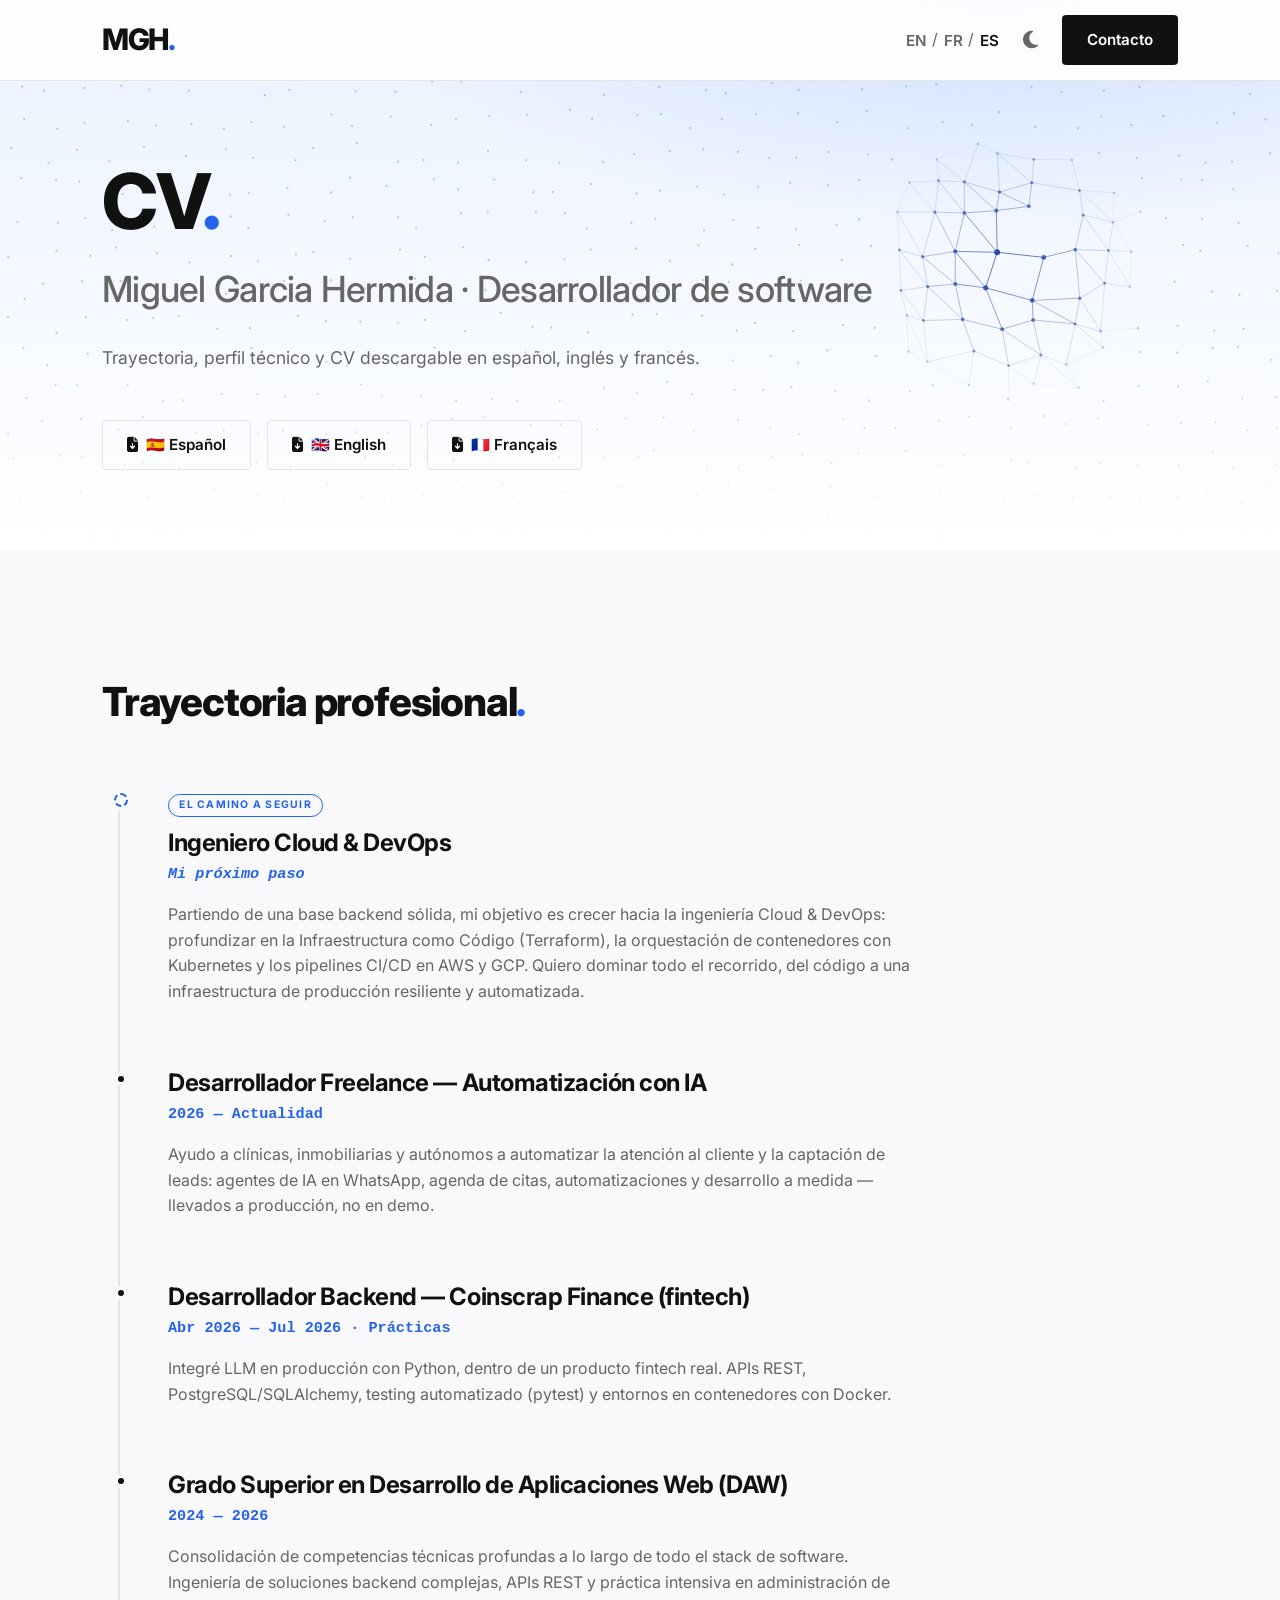
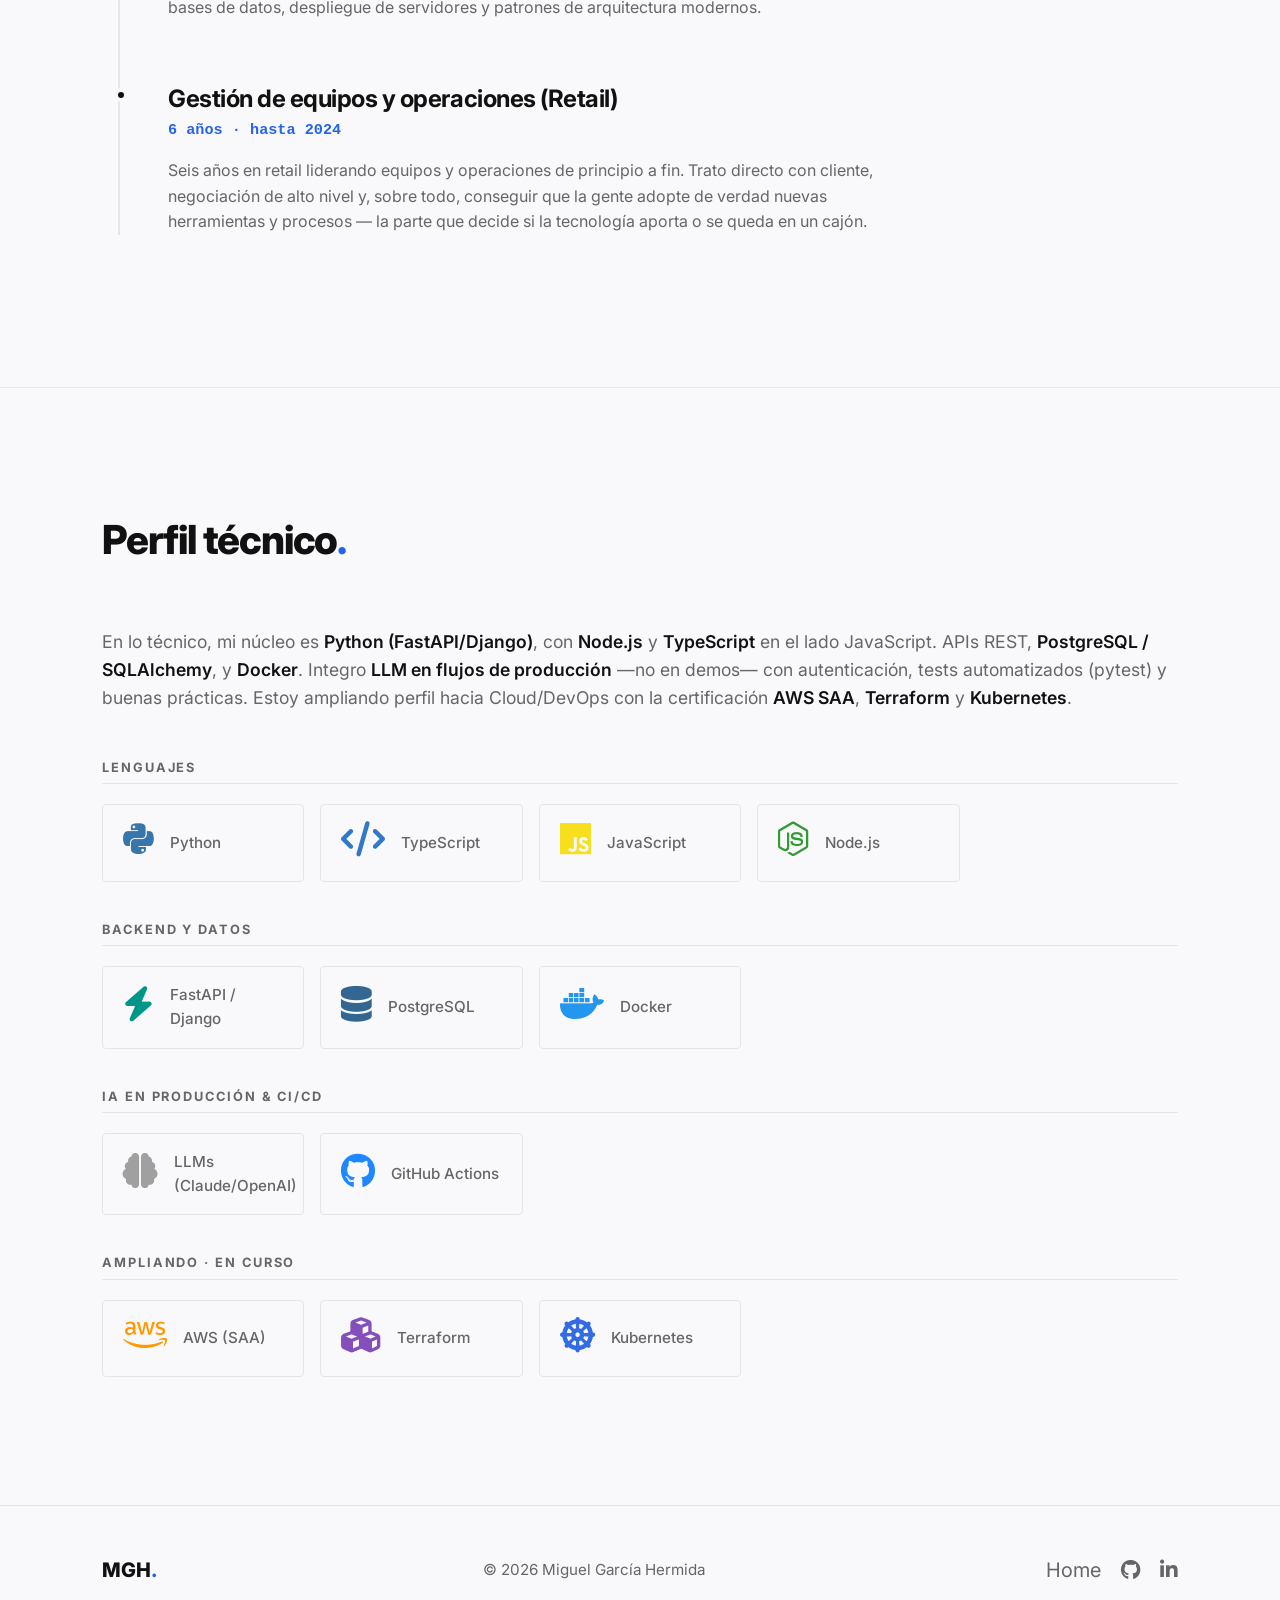
<file: cv.html>
<!DOCTYPE html>
<html lang="es">

<head>
    <meta charset="UTF-8">
    <meta name="viewport" content="width=device-width, initial-scale=1.0">
    <title>CV · Miguel García Hermida</title>
    <meta name="description"
        content="Currículum de Miguel García Hermida: trayectoria, perfil técnico (Python, FastAPI, LLMs) y descarga del CV en español, inglés y francés.">
    <link rel="canonical" href="https://mhermida.vercel.app/cv">
    <meta property="og:type" content="profile">
    <meta property="og:site_name" content="Miguel García Hermida">
    <meta property="og:locale" content="es_ES">
    <meta property="og:url" content="https://mhermida.vercel.app/cv">
    <meta property="og:title" content="CV · Miguel García Hermida">
    <meta property="og:description"
        content="Trayectoria, perfil técnico y descarga del CV de Miguel García Hermida, desarrollador backend (Python, FastAPI, LLMs).">
    <meta property="og:image" content="https://mhermida.vercel.app/img/Img-previsualizacion.png">
    <meta name="twitter:card" content="summary_large_image">
    <meta name="twitter:title" content="CV · Miguel García Hermida">
    <meta name="twitter:description"
        content="Trayectoria, perfil técnico y descarga del CV de Miguel García Hermida, desarrollador backend (Python, FastAPI, LLMs).">
    <meta name="twitter:image" content="https://mhermida.vercel.app/img/Img-previsualizacion.png">

    <link rel="icon" type="image/svg+xml" href="/img/favicon.svg">
    <link rel="preconnect" href="https://fonts.googleapis.com">
    <link rel="preconnect" href="https://fonts.gstatic.com" crossorigin>
    <link href="https://fonts.googleapis.com/css2?family=Inter:wght@400;500;600;700;800&display=swap" rel="stylesheet">
    <link rel="stylesheet" href="https://cdnjs.cloudflare.com/ajax/libs/font-awesome/6.4.0/css/all.min.css">
    <link rel="stylesheet" href="/style.css">
    <script src="/script.js" defer></script>
    <script>
        (function () {
            try {
                var t = localStorage.getItem('theme');
                var prefersDark = window.matchMedia && window.matchMedia('(prefers-color-scheme: dark)').matches;
                document.documentElement.setAttribute('data-theme', (t === 'dark' || (!t && prefersDark)) ? 'dark' : 'light');
            } catch (e) {}
        })();
    </script>
</head>

<body>
    <header class="navbar">
        <div class="container navbar-container">
            <a class="logo" href="/" aria-label="Home">MGH<span class="dot">.</span></a>
            
            <div class="nav-actions">
                <div class="lang-toggle-wrapper" role="group" aria-label="Select language">
                    <button class="lang-option" data-lang="en">EN</button>
                    <span class="lang-sep" aria-hidden="true">/</span>
                    <button class="lang-option" data-lang="fr">FR</button>
                    <span class="lang-sep" aria-hidden="true">/</span>
                    <button class="lang-option" data-lang="es">ES</button>
                </div>
                <button id="themeToggle" class="theme-toggle" aria-label="Toggle Dark Mode">
                    <i class="fas fa-moon"></i>
                </button>
                <a href="/#contact" class="btn btn-primary" data-i18n="nav.contact">Contact</a>
            </div>
        </div>
    </header>

    <main>
        <section class="hero hero-simple slide-up" id="hero">
            <div class="hero-sky" aria-hidden="true"><canvas class="hero-dots" id="heroDots"></canvas></div>
            <div class="container">
                <h1 class="hero-title">CV<span class="dot">.</span></h1>
                <h2 class="hero-subtitle" data-i18n="cv.subtitle">Miguel Garcia Hermida · Software Developer</h2>
                <p class="hero-description" data-i18n="cv.desc">Career, technical profile and downloadable CV.</p>
                <div class="cta-group">
                    <a class="btn btn-secondary" href="/CV_Miguel_Garcia_Hermida_ES.pdf" download="CV_Miguel_Garcia_Hermida_ES.pdf"><i class="fas fa-file-download" aria-hidden="true"></i> 🇪🇸 Español</a>
                    <a class="btn btn-secondary" href="/CV_Miguel_Garcia_Hermida_EN.pdf" download="CV_Miguel_Garcia_Hermida_EN.pdf"><i class="fas fa-file-download" aria-hidden="true"></i> 🇬🇧 English</a>
                    <a class="btn btn-secondary" href="/CV_Miguel_Garcia_Hermida_FR.pdf" download="CV_Miguel_Garcia_Hermida_FR.pdf"><i class="fas fa-file-download" aria-hidden="true"></i> 🇫🇷 Français</a>
                </div>
            </div>
        </section>

        <section id="experience" class="experience">
            <div class="container">
                <h2 class="section-title" data-i18n="experience.title">Career Trajectory<span class="dot">.</span>
                </h2>
                <div class="timeline">

                    <div class="timeline-item timeline-item--future fade-in">
                        <div class="timeline-marker"></div>
                        <div class="timeline-content">
                            <span class="timeline-badge" data-i18n="experience.e0.badge">The Road Ahead</span>
                            <h3 class="timeline-role" data-i18n="experience.e0.role">Cloud & DevOps Engineer</h3>
                            <span class="timeline-date" data-i18n="experience.e0.date">Where I'm heading next</span>
                            <p class="timeline-details" data-i18n="experience.e0.desc">
                                Building on solid backend foundations, my goal is to grow into Cloud & DevOps engineering: deepening Infrastructure as Code (Terraform), container orchestration with Kubernetes, and CI/CD pipelines on AWS and GCP. I want to own the full path from code to resilient, automated production infrastructure.
                            </p>
                        </div>
                    </div>

                    <div class="timeline-item fade-in">
                        <div class="timeline-marker"></div>
                        <div class="timeline-content">
                            <h3 class="timeline-role" data-i18n="experience.free.role">Freelance Developer — AI Automation</h3>
                            <span class="timeline-date" data-i18n="experience.free.date">2026 — Present</span>
                            <p class="timeline-details" data-i18n="experience.free.desc">
                                I help clinics, real-estate agencies and self-employed professionals automate customer service and lead capture: WhatsApp AI agents, appointment scheduling, custom automations and bespoke development — taken to production, not left as a demo.
                            </p>
                        </div>
                    </div>

                    <div class="timeline-item fade-in">
                        <div class="timeline-marker"></div>
                        <div class="timeline-content">
                            <h3 class="timeline-role" data-i18n="experience.e1.role">Backend Developer — Coinscrap Finance (fintech)</h3>
                            <span class="timeline-date" data-i18n="experience.e1.date">Apr 2026 &mdash; Jul 2026 · Internship</span>
                            <p class="timeline-details" data-i18n="experience.e1.desc">
                                Integrated LLMs into production with Python, inside a real fintech product. REST APIs, PostgreSQL/SQLAlchemy, automated testing (pytest) and containerized environments with Docker.
                            </p>
                        </div>
                    </div>

                    <div class="timeline-item fade-in">
                        <div class="timeline-marker"></div>
                        <div class="timeline-content">
                            <h3 class="timeline-role" data-i18n="experience.e2.role">Higher Degree in Web Application
                                Development (DAW)</h3>
                            <span class="timeline-date" data-i18n="experience.e2.date">2024 &mdash; 2026</span>
                            <p class="timeline-details" data-i18n="experience.e2.desc">
                                Formalized deep technical skills traversing the entire software stack. Engineered complex backend solutions, REST APIs, and gained extensive practice in database administration, server deployments, and modern architectural patterns.
                            </p>
                        </div>
                    </div>

                    <div class="timeline-item fade-in">
                        <div class="timeline-marker"></div>
                        <div class="timeline-content">
                            <h3 class="timeline-role" data-i18n="experience.e3.role">Team & Operations Management (Retail)
                            </h3>
                            <span class="timeline-date" data-i18n="experience.e3.date">6 years · until 2024</span>
                            <p class="timeline-details" data-i18n="experience.e3.desc">
                                Six years in retail leading teams and end-to-end operations. Direct client contact, high-stakes negotiation and, above all, getting people to actually adopt new tools and processes — the part that decides whether technology delivers or gathers dust.
                            </p>
                        </div>
                    </div>

                </div>
            </div>
        </section>

        <section id="profile" class="about">
            <div class="container">
                <h2 class="section-title" data-i18n="cv.profile.title">Technical profile<span class="dot">.</span></h2>
                <div class="about-text fade-in">
                        <p data-i18n="about.p2">
                            My technical core is <strong>Python (FastAPI/Django)</strong>, with <strong>Node.js</strong> and <strong>TypeScript</strong> on the JavaScript side. REST APIs, <strong>PostgreSQL / SQLAlchemy</strong>, and <strong>Docker</strong>. I integrate <strong>LLMs into production flows</strong> — not demos — with authentication, automated testing (pytest) and solid engineering practices. I'm currently expanding this profile toward Cloud/DevOps with the <strong>AWS SAA</strong> certification, <strong>Terraform</strong> and <strong>Kubernetes</strong>.
                        </p>

                        <div class="stack-showcase fade-in">

                            <div class="stack-category">
                                <h4 class="stack-category-title" data-i18n="about.stack.languages">Languages</h4>
                                <div class="stack-grid">
                                    <div class="stack-item" style="--brand-color: #3776AB;">
                                        <i class="fab fa-python" style="font-size: 2.2rem; margin-bottom: 0.5rem; color: var(--brand-color);"></i>
                                        <span>Python</span>
                                    </div>
                                    <div class="stack-item" style="--brand-color: #3178C6;">
                                        <i class="fas fa-code" style="font-size: 2.2rem; margin-bottom: 0.5rem; color: var(--brand-color);"></i>
                                        <span>TypeScript</span>
                                    </div>
                                    <div class="stack-item" style="--brand-color: #F7DF1E;">
                                        <i class="fab fa-js" style="font-size: 2.2rem; margin-bottom: 0.5rem; color: var(--brand-color);"></i>
                                        <span>JavaScript</span>
                                    </div>
                                    <div class="stack-item" style="--brand-color: #339933;">
                                        <i class="fab fa-node-js" style="font-size: 2.2rem; margin-bottom: 0.5rem; color: var(--brand-color);"></i>
                                        <span>Node.js</span>
                                    </div>
                                </div>
                            </div>

                            <div class="stack-category">
                                <h4 class="stack-category-title" data-i18n="about.stack.core">Backend & Data</h4>
                                <div class="stack-grid">
                                    <div class="stack-item" style="--brand-color: #009688;">
                                        <i class="fas fa-bolt" style="font-size: 2.2rem; margin-bottom: 0.5rem; color: var(--brand-color);"></i>
                                        <span>FastAPI / Django</span>
                                    </div>
                                    <div class="stack-item" style="--brand-color: #336791;">
                                        <i class="fas fa-database" style="font-size: 2.2rem; margin-bottom: 0.5rem; color: var(--brand-color);"></i>
                                        <span>PostgreSQL</span>
                                    </div>
                                    <div class="stack-item" style="--brand-color: #2496ED;">
                                        <i class="fab fa-docker" style="font-size: 2.2rem; margin-bottom: 0.5rem; color: var(--brand-color);"></i>
                                        <span>Docker</span>
                                    </div>
                                </div>
                            </div>

                            <div class="stack-category">
                                <h4 class="stack-category-title" data-i18n="about.stack.ai">AI in Production & CI/CD</h4>
                                <div class="stack-grid">
                                    <div class="stack-item" style="--brand-color: #A0A0A0;">
                                        <i class="fas fa-brain" style="font-size: 2.2rem; margin-bottom: 0.5rem; color: var(--brand-color);"></i>
                                        <span>LLMs (Claude/OpenAI)</span>
                                    </div>
                                    <div class="stack-item" style="--brand-color: #2088FF;">
                                        <i class="fab fa-github" style="font-size: 2.2rem; margin-bottom: 0.5rem; color: var(--brand-color);"></i>
                                        <span>GitHub Actions</span>
                                    </div>
                                </div>
                            </div>

                            <div class="stack-category">
                                <h4 class="stack-category-title" data-i18n="about.stack.learning">Expanding · In Progress</h4>
                                <div class="stack-grid">
                                    <div class="stack-item" style="--brand-color: #FF9900;">
                                        <i class="fab fa-aws" style="font-size: 2.2rem; margin-bottom: 0.5rem; color: var(--brand-color);"></i>
                                        <span>AWS (SAA)</span>
                                    </div>
                                    <div class="stack-item" style="--brand-color: #844FBA;">
                                        <i class="fas fa-cubes" style="font-size: 2.2rem; margin-bottom: 0.5rem; color: var(--brand-color);"></i>
                                        <span>Terraform</span>
                                    </div>
                                    <div class="stack-item" style="--brand-color: #326CE5;">
                                        <i class="fas fa-dharmachakra" style="font-size: 2.2rem; margin-bottom: 0.5rem; color: var(--brand-color);"></i>
                                        <span>Kubernetes</span>
                                    </div>
                                </div>
                            </div>

                        </div>
                </div>
            </div>
        </section>
    </main>

    <footer class="footer">
        <div class="container footer-container">
            <div class="brand">MGH<span class="dot">.</span></div>
            <div class="copy" data-i18n="footer.copy">
                &copy; <span id="year">2026</span> Miguel García Hermida
            </div>
            <div class="footer-links">
                <a href="/" class="footer-cv">Home</a>
                <a href="https://github.com/Hermida95" target="_blank" aria-label="GitHub"><i
                        class="fab fa-github"></i></a>
                <a href="https://www.linkedin.com/in/miguel-garcía-hermida-796b67180/" target="_blank"
                    aria-label="LinkedIn"><i class="fab fa-linkedin-in"></i></a>
            </div>
        </div>
    </footer>
</body>

</html>
</file>
<file: style.css>
/* =========================================
   1. VARIABLES & RESET (SWISS DESIGN)
   ========================================= */
:root {
  /* Colors - Light Mode (Clean & Minimalist) */
  --bg-color: #ffffff;
  --bg-alt: #f9f9fb;
  --text-main: #111111;
  --text-muted: #666666;
  --accent: #2563eb;
  /* Strong corporate blue */
  --accent-hover: #1d4ed8;
  --border-color: #e5e5e5;
  --divider: #eaeaea;

  /* Typography */
  --font-sans: 'Inter', -apple-system, BlinkMacSystemFont, "Segoe UI", Roboto, Helvetica, Arial, sans-serif, "Apple Color Emoji", "Segoe UI Emoji", "Segoe UI Symbol";
  --transition: 0.3s cubic-bezier(0.4, 0, 0.2, 1);
}

/* Dark Mode Palette */
[data-theme="dark"] {
  --bg-color: #0d0d0d;
  --bg-alt: #171717;
  --text-main: #f3f4f6;
  --text-muted: #a1a1aa;
  --accent: #60a5fa;
  --accent-hover: #93c5fd;
  --border-color: #262626;
  --divider: #1f1f1f;
}

* {
  margin: 0;
  padding: 0;
  box-sizing: border-box;
}

html {
  scroll-behavior: smooth;
}

body {
  font-family: var(--font-sans);
  background-color: var(--bg-color);
  color: var(--text-main);
  line-height: 1.6;
  font-size: 16px;
  -webkit-font-smoothing: antialiased;
  -moz-osx-font-smoothing: grayscale;
  transition: background-color var(--transition), color var(--transition);
}

img {
  max-width: 100%;
  height: auto;
  display: block;
}

a {
  color: inherit;
  text-decoration: none;
  transition: color var(--transition);
}

/* =========================================
   2. TYPOGRAPHY & LAYOUT UTILITIES
   ========================================= */
h1,
h2,
h3,
h4 {
  font-weight: 700;
  line-height: 1.2;
  letter-spacing: -0.02em;
}

p {
  margin-bottom: 1.5rem;
}

.container {
  width: 100%;
  max-width: 1140px;
  margin: 0 auto;
  padding: 0 2rem;
}

section {
  padding: 8rem 0;
  border-bottom: 1px solid var(--divider);
}

section:last-of-type {
  border-bottom: none;
}

.section-title {
  font-size: 2.5rem;
  margin-bottom: 4rem;
  font-weight: 800;
  letter-spacing: -0.03em;
}

/* =========================================
   3. COMPONENTS
   ========================================= */

/* Buttons */
.btn {
  display: inline-flex;
  align-items: center;
  justify-content: center;
  padding: 0.75rem 1.5rem;
  font-size: 0.95rem;
  font-weight: 600;
  border-radius: 4px;
  /* Slight radius for modern feel, not round */
  transition: all var(--transition);
  cursor: pointer;
  border: 1px solid transparent;
}

.btn i {
  margin-right: 0.5rem;
}

.btn-primary {
  background-color: var(--text-main);
  color: var(--bg-color);
}

.btn-primary:hover {
  background-color: var(--accent);
  color: #fff;
}

[data-theme="dark"] .btn-primary {
  background-color: var(--text-main);
  color: var(--bg-color);
}

[data-theme="dark"] .btn-primary:hover {
  background-color: var(--accent);
  color: #111;
}

.btn-secondary {
  background-color: transparent;
  color: var(--text-main);
  border-color: var(--border-color);
}

.btn-secondary:hover {
  border-color: var(--text-main);
}

.btn-large {
  padding: 1rem 2.5rem;
  font-size: 1.1rem;
}

/* Navbar */
.navbar {
  position: fixed;
  top: 0;
  left: 0;
  width: 100%;
  background-color: rgba(var(--bg-color), 0.9);
  backdrop-filter: blur(8px);
  -webkit-backdrop-filter: blur(8px);
  z-index: 1000;
  border-bottom: 1px solid var(--border-color);
  transition: background-color var(--transition), border-color var(--transition);
}

/* Hack to apply rgba to dynamic variable background */
:root {
  --bg-color-rgb: 255, 255, 255;
}

[data-theme="dark"] {
  --bg-color-rgb: 13, 13, 13;
}

.navbar {
  background-color: rgba(var(--bg-color-rgb), 0.9);
}

.navbar-container {
  display: flex;
  justify-content: space-between;
  align-items: center;
  height: 80px;
}

.logo {
  font-size: 1.85rem;
  font-weight: 800;
  letter-spacing: -0.05em;
}

.nav-links {
  display: flex;
  gap: 2rem;
}

.nav-links a {
  font-size: 0.95rem;
  font-weight: 500;
  color: var(--text-muted);
}

.nav-links a:hover {
  color: var(--text-main);
}

.nav-actions {
  display: flex;
  align-items: center;
  gap: 1.5rem;
}

.theme-toggle {
  background: none;
  border: none;
  font-size: 1.25rem;
  color: var(--text-muted);
  cursor: pointer;
  transition: color var(--transition);
}

.theme-toggle:hover {
  color: var(--text-main);
}

/* Language Selector (EN / FR / ES) */
.lang-toggle-wrapper {
  display: flex;
  align-items: center;
  gap: 0.35rem;
}

.lang-option {
  background: none;
  border: none;
  padding: 0;
  font-family: inherit;
  font-size: 0.95rem;
  font-weight: 600;
  color: var(--text-muted);
  cursor: pointer;
  transition: color var(--transition);
}

.lang-option:hover {
  color: var(--text-main);
}

.lang-option.active {
  color: var(--text-main);
}

.lang-sep {
  color: var(--text-muted);
  font-weight: 400;
  user-select: none;
}

/* =========================================
   4. HERO
   ========================================= */
.hero {
  padding: 7rem 0 4rem;
  min-height: 100dvh;
  display: flex;
  align-items: center;
  border-bottom: none;
}

.dot {
  color: var(--accent);
}

.cta-group {
  display: flex;
  gap: 1rem;
  flex-wrap: wrap;
}

/* =========================================
   5. ABOUT ME
   ========================================= */
.about {
  background-color: var(--bg-alt);
}

.about-grid {
  display: grid;
  grid-template-columns: 3fr 2fr;
  gap: 4rem;
  align-items: start;
}

.about-text {
  font-size: 1.1rem;
  color: var(--text-muted);
}

.about-text strong {
  color: var(--text-main);
  font-weight: 600;
}

/* =========================================
   TECH STACK SHOWCASE
   ========================================= */
.stack-showcase {
  margin-top: 3rem;
  display: flex;
  flex-direction: column;
  gap: 2.5rem;
}

.stack-category-title {
  font-size: 0.8rem;
  text-transform: uppercase;
  letter-spacing: 0.15em;
  color: var(--text-muted);
  margin-bottom: 1.25rem;
  font-weight: 700;
  border-bottom: 1px solid var(--border-color);
  padding-bottom: 0.5rem;
}

.stack-grid {
  display: grid;
  grid-template-columns: repeat(auto-fill, minmax(180px, 1fr));
  gap: 1rem;
}

.stack-item {
  display: flex;
  align-items: center;
  gap: 1rem;
  padding: 1rem 1.25rem;
  background-color: transparent;
  border: 1px solid var(--border-color);
  border-radius: 4px;
  color: var(--text-muted);
  font-size: 0.95rem;
  font-weight: 500;
  transition: all 0.4s cubic-bezier(0.16, 1, 0.3, 1);
  cursor: default;
  position: relative;
  overflow: hidden;
}

.stack-item::before {
  content: '';
  position: absolute;
  top: 0;
  left: 0;
  width: 100%;
  height: 100%;
  background: var(--brand-color, var(--text-main));
  opacity: 0;
  transition: opacity 0.4s ease;
  pointer-events: none;
  z-index: 0;
}

.stack-item>* {
  z-index: 1;
  position: relative;
}

.stack-item svg {
  width: 20px;
  height: 20px;
  fill: currentColor;
  transition: fill 0.4s ease, transform 0.4s cubic-bezier(0.34, 1.56, 0.64, 1);
  flex-shrink: 0;
}

.stack-item span {
  transition: color 0.4s ease;
}

/* Hover Effects */
.stack-item:hover {
  border-color: var(--brand-color, var(--text-main));
  transform: translateY(-3px);
  box-shadow: 0 10px 30px rgba(0, 0, 0, 0.05);
}

[data-theme="dark"] .stack-item:hover {
  box-shadow: 0 10px 30px rgba(0, 0, 0, 0.3);
}

.stack-item:hover::before {
  opacity: 0.05;
}

[data-theme="dark"] .stack-item:hover::before {
  opacity: 0.15;
}

.stack-item:hover svg {
  fill: var(--brand-color, var(--text-main));
  transform: scale(1.15);
}

.stack-item:hover span {
  color: var(--text-main);
}

.about-profile {
  display: flex;
  flex-direction: column;
  align-items: center;
}

.image-wrapper {
  width: 100%;
  max-width: 300px;
  aspect-ratio: 1;
  margin-bottom: 2rem;
  border-radius: 4px;
  overflow: hidden;
  background-color: var(--border-color);
}

.profile-img {
  width: 100%;
  height: 100%;
  object-fit: cover;
  filter: grayscale(100%);
  transition: filter var(--transition);
}

.profile-img:hover {
  filter: grayscale(0%);
}

.social-links {
  display: flex;
  gap: 1.5rem;
}

.social-links a {
  font-size: 1.5rem;
  color: var(--text-muted);
}

.social-links a:hover {
  color: var(--text-main);
}

/* =========================================
   6. PROJECTS (PURE TEXT & HOVER IMAGE)
   ========================================= */
.projects {
  position: relative;
}

/* Floating Image Container Settings */
.hover-image-container {
  position: absolute;
  top: 0;
  left: 0;
  width: 380px;
  height: 240px;
  pointer-events: none;
  opacity: 0;
  z-index: 10;
  border-radius: 8px;
  overflow: hidden;
  box-shadow: 0 20px 40px rgba(0, 0, 0, 0.15);
  transform: translate(-50%, -50%) scale(0.9);
  transition: opacity 0.3s cubic-bezier(0.16, 1, 0.3, 1), transform 0.3s cubic-bezier(0.16, 1, 0.3, 1);
  background: var(--bg-alt);
  border: 1px solid var(--border-color);
}

.hover-image-container img {
  width: 100%;
  height: 100%;
  object-fit: cover;
}

.hover-image-container.show {
  opacity: 1;
  transform: translate(-50%, -50%) scale(1);
}

.projects-list-pure {
  display: flex;
  flex-direction: column;
}

.project-row {
  display: flex;
  justify-content: space-between;
  align-items: center;
  padding: 3rem 0;
  border-bottom: 1px solid var(--divider);
  transition: padding var(--transition);
}

.project-row:last-child {
  border-bottom: none;
}

.project-row:hover {
  padding-left: 1rem;
  padding-right: 1rem;
}

.project-row-info {
  flex: 1;
  max-width: 600px;
}

.project-overline {
  font-size: 0.85rem;
  font-weight: 700;
  text-transform: uppercase;
  letter-spacing: 0.05em;
  color: var(--accent);
  margin-bottom: 0.5rem;
  display: block;
}

.project-title {
  font-size: clamp(2rem, 4vw, 2.5rem);
  margin-bottom: 1rem;
  transition: color var(--transition);
}

.project-row:hover .project-title {
  color: var(--accent);
}

.project-desc {
  color: var(--text-muted);
  margin-bottom: 0;
}

.project-tech {
  display: flex;
  flex-direction: column;
  gap: 0.5rem;
  margin: 0 2rem;
  min-width: 150px;
}

.project-tech span {
  font-size: 0.85rem;
  font-weight: 600;
  color: var(--text-muted);
}

.project-links {
  display: flex;
  gap: 1rem;
  align-items: center;
}

.project-link {
  display: flex;
  align-items: center;
  justify-content: center;
  width: 3rem;
  height: 3rem;
  border-radius: 50%;
  background-color: var(--bg-alt);
  color: var(--text-main);
  font-size: 1.25rem;
  transition: all var(--transition);
  border: 1px solid var(--border-color);
}

.project-link:hover {
  background-color: var(--accent);
  color: #fff;
  border-color: var(--accent);
  transform: translateY(-3px);
  box-shadow: 0 10px 20px rgba(0, 0, 0, 0.1);
}

[data-theme="dark"] .project-link:hover {
  color: #111;
}

@media (max-width: 900px) {
  .project-row {
    flex-direction: column;
    align-items: flex-start;
    gap: 1.5rem;
  }

  .project-tech {
    margin: 0;
    flex-direction: row;
    flex-wrap: wrap;
  }

  .hover-image-container {
    display: none !important;
  }

  .project-links {
    margin-top: 1rem;
    width: 100%;
    justify-content: flex-start;
  }
}

/* =========================================
   7. TIMELINE (EXPERIENCE)
   ========================================= */
.experience {
  background-color: var(--bg-alt);
}

.timeline {
  max-width: 800px;
  border-left: 2px solid var(--border-color);
  padding-left: 3rem;
  margin-left: 1rem;
}

.timeline-item {
  position: relative;
  margin-bottom: 4rem;
}

.timeline-item:last-child {
  margin-bottom: 0;
}

.timeline-marker {
  position: absolute;
  left: -3.4rem;
  top: 0.2rem;
  width: 14px;
  height: 14px;
  border-radius: 50%;
  background-color: var(--text-main);
  border: 4px solid var(--bg-alt);
}

[data-theme="dark"] .timeline-marker {
  border-color: var(--bg-alt);
}

/* Future / roadmap entry — visually distinct from real roles */
.timeline-item--future .timeline-marker {
  background-color: var(--bg-alt);
  border: 2px dashed var(--accent);
  box-shadow: 0 0 0 4px var(--bg-alt);
}

.timeline-item--future .timeline-date {
  font-style: italic;
}

.timeline-badge {
  display: inline-block;
  font-size: 0.65rem;
  font-weight: 700;
  letter-spacing: 0.12em;
  text-transform: uppercase;
  color: var(--accent);
  border: 1px solid var(--accent);
  border-radius: 999px;
  padding: 0.15rem 0.65rem;
  margin-bottom: 0.75rem;
}

.timeline-role {
  font-size: 1.5rem;
  margin-bottom: 0.25rem;
}

.timeline-date {
  font-size: 0.95rem;
  font-family: monospace;
  color: var(--accent);
  display: block;
  margin-bottom: 1rem;
  font-weight: 600;
}

.timeline-details {
  color: var(--text-muted);
}

/* =========================================
   8. CONTACT
   ========================================= */
.contact {
  text-align: center;
  padding: 10rem 0;
}

.contact-box {
  max-width: 700px;
  margin: 0 auto;
}

.contact-title {
  font-size: clamp(2rem, 4vw, 3.5rem);
  margin-bottom: 1.5rem;
  letter-spacing: -0.03em;
}

.contact-desc {
  font-size: 1.25rem;
  color: var(--text-muted);
  margin-bottom: 3rem;
}

/* =========================================
   9. FOOTER
   ========================================= */
.footer {
  padding: 3rem 0;
  border-top: 1px solid var(--border-color);
  background-color: var(--bg-alt);
}

.footer-container {
  display: flex;
  justify-content: space-between;
  align-items: center;
  flex-wrap: wrap;
  gap: 1.5rem;
}

.brand {
  font-size: 1.25rem;
  font-weight: 800;
}

.copy {
  color: var(--text-muted);
  font-size: 0.95rem;
}

.footer-links a {
  font-size: 1.25rem;
  color: var(--text-muted);
  margin-left: 1rem;
}

.footer-links a:hover {
  color: var(--text-main);
}

/* =========================================
   10. ANIMATIONS (OBSERVER)
   ========================================= */
.fade-in,
.slide-up {
  opacity: 0;
  transform: translateY(20px);
  transition: opacity 0.8s ease-out, transform 0.8s ease-out;
  will-change: opacity, transform;
}

.fade-in.visible,
.slide-up.visible {
  opacity: 1;
  transform: translateY(0);
}

/* =========================================
   11. RESPONSIVE
   ========================================= */
@media (max-width: 768px) {
  .nav-links {
    display: none;
    /* Can implement a burger menu if needed */
  }

  .about-grid {
    grid-template-columns: 1fr;
    gap: 3rem;
  }

  .timeline {
    padding-left: 2rem;
    margin-left: 0.5rem;
  }

  .timeline-marker {
    left: -2.4rem;
  }

  .footer-container {
    flex-direction: column;
    text-align: center;
  }

  section {
    padding: 5rem 0;
  }

  .hero {
    padding: 8rem 0 5rem;
  }
}

/* =========================================
   12. DROPDOWN CV STYLES
   ========================================= */
.dropdown-cv {
  position: relative;
  display: inline-block;
}

.dropdown-cv .cv-btn {
  cursor: pointer;
}

.dropdown-content {
  display: none;
  position: absolute;
  background-color: var(--bg-color); 
  min-width: 160px;
  box-shadow: 0px 8px 16px 0px rgba(0,0,0,0.15); /* Sombra un poco más sutil */
  border: 1px solid var(--border-color); /* Corregido a la variable real de tu tema */
  border-radius: 4px; /* Cambiado a 4px para mantener la coherencia con los botones */
  z-index: 100;
  overflow: hidden;
  top: 110%;
  left: 0;
}

.dropdown-content a {
  color: var(--text-main); /* Corregido a la variable real de tu tema */
  padding: 12px 16px;
  text-decoration: none;
  display: block;
  font-size: 0.95rem;
  font-weight: 500;
  transition: background-color var(--transition), color var(--transition);
}

.dropdown-content a:hover {
  background-color: var(--accent); /* Corregido a la variable real de tu tema */
  color: #fff;
}

/* Contraste perfecto para el modo oscuro al hacer hover */
[data-theme="dark"] .dropdown-content a:hover {
  color: #111; 
}

/* Mostrar el menú al pasar el ratón */
.dropdown-cv:hover .dropdown-content,
.dropdown-cv:focus-within .dropdown-content {
  display: block;
  animation: fadeIn 0.3s ease;
}

@keyframes fadeIn {
  from { opacity: 0; transform: translateY(-10px); }
  to { opacity: 1; transform: translateY(0); }
}

/* =========================================================
   13. FREELANCE / FOR COMPANIES
   Self-contained & removable. Deliberately dark in both
   themes to read as a distinct, commercial band.
   ========================================================= */
.freelance {
  background-color: #0d0d0d;
  color: #f3f4f6;
}

.freelance .container {
  max-width: 1000px;
}

.freelance-eyebrow {
  display: inline-block;
  font-size: 0.8rem;
  font-weight: 700;
  text-transform: uppercase;
  letter-spacing: 0.15em;
  color: #60a5fa;
  margin-bottom: 1.5rem;
}

.freelance-title {
  font-size: clamp(1.5rem, 3.5vw, 2.4rem);
  font-weight: 700;
  line-height: 1.3;
  letter-spacing: -0.02em;
  max-width: 42ch;
  margin-bottom: 1.25rem;
}

.freelance-credibility {
  color: #a1a1aa;
  font-size: 1.05rem;
  line-height: 1.6;
  max-width: 62ch;
  margin: 0 0 3rem;
}

.freelance-credibility strong {
  color: #f3f4f6;
}

.freelance-grid {
  display: grid;
  grid-template-columns: 1fr;
  gap: 1.25rem;
  margin-bottom: 2.5rem;
}

@media (min-width: 560px) {
  .freelance-grid {
    grid-template-columns: repeat(2, 1fr);
  }
}

.freelance-card {
  background-color: #171717;
  border: 1px solid #262626;
  border-radius: 8px;
  padding: 1.75rem;
  transition: transform 0.3s ease, border-color 0.3s ease;
}

.freelance-card:hover {
  transform: translateY(-4px);
  border-color: #60a5fa;
}

.freelance-card-icon {
  font-size: 1.75rem;
  color: #60a5fa;
  margin-bottom: 1rem;
}

.freelance-card-title {
  font-size: 1.15rem;
  font-weight: 700;
  margin-bottom: 0.6rem;
  color: #f3f4f6;
}

.freelance-card-desc {
  font-size: 0.95rem;
  color: #a1a1aa;
  margin-bottom: 0;
  line-height: 1.6;
}

.freelance-includes {
  background-color: #171717;
  border: 1px solid #262626;
  border-radius: 8px;
  padding: 2rem;
  margin-bottom: 3rem;
}

.freelance-includes-title {
  font-size: 1.1rem;
  font-weight: 700;
  margin-bottom: 1.25rem;
  color: #f3f4f6;
}

.freelance-includes-list {
  list-style: none;
  display: grid;
  gap: 0.85rem;
}

@media (min-width: 720px) {
  .freelance-includes-list {
    grid-template-columns: 1fr 1fr;
  }
}

.freelance-includes-list li {
  display: flex;
  align-items: flex-start;
  gap: 0.75rem;
  font-size: 0.95rem;
  color: #d4d4d8;
}

.freelance-includes-list i {
  color: #60a5fa;
  margin-top: 0.3rem;
  flex-shrink: 0;
}

.freelance-includes-list strong {
  color: #f3f4f6;
}

.freelance-dev {
  font-size: 1rem;
  color: #a1a1aa;
  margin: 0 0 2.5rem;
}

.freelance-dev strong {
  color: #f3f4f6;
}

.freelance-cta {
  text-align: center;
}

.freelance-cta .btn-primary {
  background-color: #25D366;
  color: #fff;
  border-color: #25D366;
}

.freelance-cta .btn-primary:hover {
  background-color: #1ebe5b;
  border-color: #1ebe5b;
}

.freelance-cta-note {
  margin: 1.25rem auto 0;
  font-size: 0.95rem;
  color: #a1a1aa;
  max-width: 46ch;
}

/* =========================================================
   14. WHATSAPP CTA · HERO HIRING NOTE · CONTACT ACTIONS · FAQ
   ========================================================= */

/* WhatsApp button (defined after .btn-primary so it wins) */
.btn-whatsapp,
.btn-primary.btn-whatsapp {
  background-color: #25D366;
  color: #fff;
  border-color: #25D366;
}

.btn-whatsapp:hover,
.btn-primary.btn-whatsapp:hover {
  background-color: #1ebe5b;
  border-color: #1ebe5b;
  color: #fff;
}

.btn-whatsapp i {
  color: #fff;
}

/* Contact section: two buttons side by side */
.contact-actions {
  display: flex;
  gap: 1rem;
  justify-content: center;
  flex-wrap: wrap;
}

/* FAQ accordion (native <details>) */
.faq-list {
  max-width: 780px;
  margin: 0 auto;
}

.faq-item {
  border-bottom: 1px solid var(--border-color);
}

.faq-item summary {
  cursor: pointer;
  list-style: none;
  padding: 1.35rem 0;
  font-weight: 600;
  font-size: 1.1rem;
  color: var(--text-main);
  display: flex;
  justify-content: space-between;
  align-items: center;
  gap: 1rem;
  transition: color var(--transition);
}

.faq-item summary::-webkit-details-marker {
  display: none;
}

.faq-item summary::after {
  content: '+';
  font-size: 1.6rem;
  font-weight: 400;
  line-height: 1;
  color: var(--accent);
  flex-shrink: 0;
}

.faq-item[open] summary::after {
  content: '\2212';
}

.faq-item summary:hover {
  color: var(--accent);
}

.faq-item p {
  margin: 0 0 1.5rem;
  color: var(--text-muted);
  max-width: 68ch;
}

/* =========================================
   15. INTRO SPLASH (animación de entrada)
   Solo se muestra con html.intro-play (primera
   visita de la sesión y sin "reducir movimiento").
   Se auto-oculta al terminar; no necesita JS.
   ========================================= */
.intro-splash {
  display: none;
}

html.intro-play .intro-splash {
  display: flex;
  position: fixed;
  inset: 0;
  z-index: 10000;
  align-items: center;
  justify-content: center;
  background: var(--bg-color);
  animation: introFade 0.6s ease 1.15s forwards;
}

html.intro-play .intro-logo {
  display: flex;
  align-items: flex-end;
  font-family: var(--font-sans);
  font-weight: 800;
  font-size: clamp(3.2rem, 13vw, 6.5rem);
  letter-spacing: -0.03em;
  line-height: 1;
  color: var(--text-main);
}

html.intro-play .intro-l,
html.intro-play .intro-dot {
  display: inline-block;
  opacity: 0;
  animation: introLetter 0.55s cubic-bezier(0.22, 1, 0.36, 1) forwards;
}

html.intro-play .intro-l:nth-child(1) { animation-delay: 0.10s; }
html.intro-play .intro-l:nth-child(2) { animation-delay: 0.22s; }
html.intro-play .intro-l:nth-child(3) { animation-delay: 0.34s; }

html.intro-play .intro-dot {
  color: var(--accent);
  animation: introDot 0.55s cubic-bezier(0.34, 1.56, 0.64, 1) 0.5s forwards;
}

@keyframes introLetter {
  0%   { opacity: 0; transform: translateY(0.55em); }
  60%  { opacity: 1; transform: translateY(-0.08em); }
  100% { opacity: 1; transform: translateY(0); }
}

@keyframes introDot {
  0%   { opacity: 0; transform: translateY(0.4em) scale(0.2); }
  70%  { opacity: 1; transform: translateY(0) scale(1.3); }
  100% { opacity: 1; transform: translateY(0) scale(1); }
}

@keyframes introFade {
  to { opacity: 0; visibility: hidden; pointer-events: none; }
}

/* El contenido del hero entra tras levantarse el splash */
html.intro-play .hero-grid > * {
  opacity: 0;
  animation: introRise 0.6s ease forwards;
}
html.intro-play .hero-role  { animation-delay: 1.35s; }
html.intro-play .hero-description { animation-delay: 1.45s; }
html.intro-play .hero-chips { animation-delay: 1.55s; }
html.intro-play .hero-photo { animation-delay: 1.65s; }
html.intro-play .hero-id    { animation-delay: 1.75s; }
@keyframes introRise {
  from { opacity: 0; transform: translateY(1.2rem); }
  to   { opacity: 1; transform: translateY(0); }
}

/* Salvaguarda: si alguien pide reducir movimiento, nada de esto se muestra */
@media (prefers-reduced-motion: reduce) {
  .intro-splash { display: none !important; }
  html.intro-play .hero-grid > * {
    opacity: 1 !important;
    animation: none !important;
  }
}
/* =========================================================
   14. WHATSAPP DEMO
   Self-contained & removable. Follows the site theme.
   ========================================================= */
.wa-demo {
  background-color: var(--bg-alt);
  overflow: hidden;
}

.wa-demo-grid {
  display: grid;
  grid-template-columns: 1fr;
  gap: 3rem;
  align-items: center;
}

@media (min-width: 860px) {
  .wa-demo-grid {
    grid-template-columns: 1.1fr 0.9fr;
    gap: 4rem;
  }
}

.wa-demo-eyebrow {
  display: inline-block;
  font-size: 0.8rem;
  font-weight: 700;
  text-transform: uppercase;
  letter-spacing: 0.15em;
  color: var(--accent);
  margin-bottom: 1.25rem;
}

.wa-demo-title {
  font-size: clamp(1.6rem, 3.5vw, 2.4rem);
  font-weight: 700;
  line-height: 1.25;
  letter-spacing: -0.02em;
  margin-bottom: 1.25rem;
}

.wa-demo-text {
  color: var(--text-muted);
  font-size: 1.05rem;
  max-width: 52ch;
  margin-bottom: 1.5rem;
}

.wa-demo-points {
  list-style: none;
  display: grid;
  gap: 0.6rem;
  margin-bottom: 2rem;
}

.wa-demo-points li {
  display: flex;
  gap: 0.6rem;
  align-items: baseline;
}

.wa-demo-points i {
  color: #25d366;
  font-size: 0.85rem;
}

.wa-demo-stage {
  display: flex;
  flex-direction: column;
  align-items: center;
  gap: 0.9rem;
}

/* --- Phone --- */
.wa-phone {
  position: relative;
  width: 300px;
  max-width: 100%;
  height: 560px;
  background: #0b141a;
  border: 10px solid #1c1c1e;
  border-radius: 42px;
  box-shadow: 0 30px 60px -20px rgba(0, 0, 0, 0.35), 0 0 0 1px rgba(255, 255, 255, 0.08) inset;
  display: flex;
  flex-direction: column;
  overflow: hidden;
}

.wa-phone-notch {
  position: absolute;
  top: 0;
  left: 50%;
  transform: translateX(-50%);
  width: 90px;
  height: 20px;
  background: #1c1c1e;
  border-radius: 0 0 14px 14px;
  z-index: 3;
}

.wa-header {
  display: flex;
  align-items: center;
  gap: 0.6rem;
  padding: 1.7rem 0.8rem 0.6rem;
  background: #075e54;
  color: #fff;
  flex-shrink: 0;
}

.wa-header > i {
  font-size: 0.85rem;
  opacity: 0.85;
}

.wa-avatar {
  width: 34px;
  height: 34px;
  border-radius: 50%;
  background: #dcf8c6;
  color: #075e54;
  display: grid;
  place-items: center;
  font-size: 0.9rem;
  flex-shrink: 0;
}

.wa-header-info {
  display: flex;
  flex-direction: column;
  line-height: 1.25;
  min-width: 0;
}

.wa-header-info strong {
  font-size: 0.9rem;
  font-weight: 600;
}

.wa-header-info span {
  font-size: 0.7rem;
  opacity: 0.8;
}

.wa-chat {
  flex: 1;
  display: flex;
  flex-direction: column;
  justify-content: flex-end;
  gap: 6px;
  padding: 0.8rem 0.6rem;
  background: #efeae2;
  overflow: hidden;
}

[data-theme="dark"] .wa-chat {
  background: #0b141a;
}

.wa-msg {
  max-width: 82%;
  padding: 0.4rem 0.6rem 0.25rem;
  border-radius: 8px;
  font-size: 0.8rem;
  line-height: 1.4;
  color: #111b21;
  box-shadow: 0 1px 0.5px rgba(0, 0, 0, 0.13);
  animation: wa-pop 0.25s ease-out both;
}

.wa-msg time {
  display: block;
  text-align: right;
  font-size: 0.62rem;
  color: #667781;
  margin-top: 2px;
}

.wa-msg.in {
  align-self: flex-start;
  background: #fff;
  border-top-left-radius: 0;
}

.wa-msg.out {
  align-self: flex-end;
  background: #d9fdd3;
  border-top-right-radius: 0;
}

[data-theme="dark"] .wa-msg { color: #e9edef; }
[data-theme="dark"] .wa-msg time { color: #8696a0; }
[data-theme="dark"] .wa-msg.in { background: #202c33; }
[data-theme="dark"] .wa-msg.out { background: #005c4b; }

.wa-msg.sys {
  align-self: center;
  max-width: 95%;
  background: rgba(37, 211, 102, 0.16);
  color: #075e54;
  font-size: 0.7rem;
  font-weight: 600;
  text-align: center;
  padding: 0.35rem 0.7rem;
  border-radius: 999px;
  box-shadow: none;
}

[data-theme="dark"] .wa-msg.sys { color: #7be0a0; }

.wa-typing {
  align-self: flex-start;
  display: flex;
  gap: 4px;
  padding: 0.6rem 0.75rem;
  background: #fff;
  border-radius: 8px;
  border-top-left-radius: 0;
  box-shadow: 0 1px 0.5px rgba(0, 0, 0, 0.13);
  animation: wa-pop 0.2s ease-out both;
}

[data-theme="dark"] .wa-typing { background: #202c33; }

.wa-typing span {
  width: 6px;
  height: 6px;
  border-radius: 50%;
  background: #8696a0;
  animation: wa-dot 1s infinite ease-in-out;
}

.wa-typing span:nth-child(2) { animation-delay: 0.15s; }
.wa-typing span:nth-child(3) { animation-delay: 0.3s; }

@keyframes wa-pop {
  from { opacity: 0; transform: translateY(6px) scale(0.97); }
  to { opacity: 1; transform: none; }
}

@keyframes wa-dot {
  0%, 60%, 100% { transform: translateY(0); opacity: 0.5; }
  30% { transform: translateY(-4px); opacity: 1; }
}

.wa-replay {
  background: none;
  border: 1px solid var(--border-color);
  color: var(--text-muted);
  font: inherit;
  font-size: 0.85rem;
  padding: 0.4rem 0.9rem;
  border-radius: 999px;
  cursor: pointer;
  transition: color var(--transition), border-color var(--transition);
}

.wa-replay:hover {
  color: var(--accent);
  border-color: var(--accent);
}

.wa-demo-note {
  font-size: 0.75rem;
  color: var(--text-muted);
}

@media (prefers-reduced-motion: reduce) {
  .wa-msg, .wa-typing, .wa-typing span { animation: none; }
}

/* Project groups (Ecosistema propio / Otros proyectos) */
.project-group-title {
  font-size: 0.8rem;
  font-weight: 700;
  text-transform: uppercase;
  letter-spacing: 0.15em;
  color: var(--accent);
  margin: 3rem 0 0.5rem;
}

.projects-list-pure > .project-group-title:first-child {
  margin-top: 0;
}

.project-group-intro {
  color: var(--text-muted);
  max-width: 62ch;
  margin-bottom: 1rem;
}

/* =========================================
   Servicios desplegables (<details> nativo, sin JS)
   ========================================= */
.freelance-grid {
  align-items: start;
}

.service {
  background-color: #171717;
  border: 1px solid #262626;
  border-radius: 8px;
  transition: border-color 0.3s ease;
}

.service:hover,
.service[open] {
  border-color: #60a5fa;
}

.service summary {
  display: flex;
  align-items: flex-start;
  gap: 1rem;
  padding: 1.4rem 1.5rem;
  cursor: pointer;
  list-style: none;
}

.service summary::-webkit-details-marker {
  display: none;
}

.service summary::after {
  content: '+';
  margin-left: auto;
  font-size: 1.5rem;
  line-height: 1;
  font-weight: 400;
  color: #60a5fa;
  flex-shrink: 0;
  transition: transform 0.3s ease;
}

.service[open] summary::after {
  transform: rotate(45deg);
}

.service summary:focus-visible {
  outline: 2px solid #60a5fa;
  outline-offset: 2px;
  border-radius: 8px;
}

.service-icon {
  font-size: 1.5rem;
  color: #60a5fa;
  margin-top: 0.15rem;
  width: 1.75rem;
  text-align: center;
  flex-shrink: 0;
}

.service-head {
  display: flex;
  flex-direction: column;
  gap: 0.25rem;
}

.service-title {
  font-size: 1.1rem;
  font-weight: 600;
  color: #f3f4f6;
}

.service-line {
  color: #a1a1aa;
  font-size: 0.95rem;
}

.service-body {
  margin: 0;
  padding: 0 1.5rem 1.5rem 4.25rem;
  color: #a1a1aa;
  font-size: 0.95rem;
  line-height: 1.6;
}

/* Animación suave donde el navegador soporta ::details-content; si no, abre sin animar. */
@supports selector(::details-content) {
  .service {
    interpolate-size: allow-keywords;
  }
  .service::details-content {
    block-size: 0;
    overflow: hidden;
    transition: block-size 0.3s ease, content-visibility 0.3s allow-discrete;
  }
  .service[open]::details-content {
    block-size: auto;
  }
}

@media (prefers-reduced-motion: reduce) {
  .service::details-content,
  .service summary::after {
    transition: none;
  }
}

/* =========================================
   Fondo del hero: luces fluidas difuminadas (CSS puro)
   ========================================= */
/* =========================================
   Proyectos desplegables (<details> nativo, sin JS)
   Resumen: título + frase simple + iconos de tecnologías. Detalle al abrir.
   ========================================= */
details.project-row {
  display: block;
  padding: 0;
}

details.project-row:hover {
  padding-left: 0;
  padding-right: 0;
}

details.project-row summary {
  display: flex;
  align-items: center;
  justify-content: space-between;
  gap: 1.5rem;
  padding: 2rem 0;
  cursor: pointer;
  list-style: none;
}

details.project-row summary::-webkit-details-marker {
  display: none;
}

details.project-row summary::after {
  content: '+';
  font-size: 1.75rem;
  line-height: 1;
  font-weight: 400;
  color: var(--accent);
  flex-shrink: 0;
  transition: transform 0.3s ease;
}

details.project-row[open] summary::after {
  transform: rotate(45deg);
}

details.project-row summary:focus-visible {
  outline: 2px solid var(--accent);
  outline-offset: 2px;
  border-radius: 8px;
}

details.project-row .project-row-info {
  display: block;
  flex: 1;
  max-width: 600px;
}

details.project-row .project-title {
  display: block;
  margin-bottom: 0.4rem;
}

.project-line {
  display: block;
  color: var(--text-muted);
}

details.project-row .project-tech {
  flex-direction: row;
  flex-wrap: wrap;
  justify-content: flex-end;
  align-items: center;
  gap: 0.9rem;
  margin: 0;
  min-width: 0;
  font-size: 1.6rem;
  line-height: 1;
}

details.project-row .project-tech i {
  display: inline-block;
}

details.project-row .project-tech i[class*="fa-"] {
  font-size: 1.35rem;
  color: var(--text-muted);
}

.project-body {
  padding: 0 0 2rem;
  max-width: 640px;
}

.project-stack {
  margin: 0.9rem 0 0;
  font-size: 0.85rem;
  font-weight: 600;
  color: var(--text-muted);
}

.project-body .project-links {
  margin-top: 1.25rem;
}

@media (max-width: 900px) {
  details.project-row {
    gap: 0;
  }

  details.project-row summary {
    flex-wrap: wrap;
    align-items: flex-start;
    padding: 1.5rem 0;
  }

  details.project-row .project-row-info {
    flex: 1 1 0;
    min-width: 0;
    max-width: none;
    order: 1;
  }

  details.project-row summary::after {
    order: 2;
  }

  details.project-row .project-tech {
    order: 3;
    flex-basis: 100%;
    justify-content: flex-start;
    font-size: 1.4rem;
  }

  .project-body .project-links {
    margin-top: 1.25rem;
  }
}

@supports selector(::details-content) {
  details.project-row {
    interpolate-size: allow-keywords;
  }
  details.project-row::details-content {
    block-size: 0;
    overflow: hidden;
    transition: block-size 0.3s ease, content-visibility 0.3s allow-discrete;
  }
  details.project-row[open]::details-content {
    block-size: auto;
  }
}

@media (prefers-reduced-motion: reduce) {
  details.project-row::details-content,
  details.project-row summary::after {
    transition: none;
  }
}

/* =========================================
   HERO INTERACTIVO: cielo de puntos + nube
   Paleta: azul, blanco, negro. Tokens por tema.
   ========================================= */
:root {
  --sky-top: #cfe1ff;
  --sky-mid: #eaf2ff;
  --dot-rgb: 37, 99, 235;
  --dot-hi-rgb: 14, 52, 160;
        }

[data-theme="dark"] {
  --sky-top: #0b1f4d;
  --sky-mid: #070d1c;
  --dot-rgb: 147, 197, 253;
  --dot-hi-rgb: 255, 255, 255;
        }

.hero {
  position: relative;
  overflow: hidden;
  isolation: isolate;
}

.hero-sky {
  position: absolute;
  inset: 0;
  z-index: -1;
  pointer-events: none;
  background:
    radial-gradient(70% 60% at 78% 0%, var(--sky-top) 0%, transparent 70%),
    linear-gradient(180deg, var(--sky-mid) 0%, var(--bg-color) 100%);
}

.hero-dots {
  position: absolute;
  inset: 0;
  width: 100%;
  height: 100%;
  -webkit-mask-image: linear-gradient(to bottom, #000 60%, transparent 100%);
  mask-image: linear-gradient(to bottom, #000 60%, transparent 100%);
}

/* Composición editorial asimétrica */
.hero-grid {
  display: grid;
  grid-template-columns: repeat(12, 1fr);
  grid-template-areas:
    "role role role role role role intro intro intro intro intro intro"
    "chips chips chips chips chips chips . . . . . ."
    "photo photo photo photo photo photo id id id id id id";
  column-gap: 1.5rem;
  row-gap: 1.25rem;
  align-items: end;
}

.hero-role {
  grid-area: role;
  align-self: start;
  font-size: clamp(2.5rem, 5.1vw, 4.9rem);
  font-weight: 800;
  line-height: 0.96;
  letter-spacing: -0.045em;
  margin: 0;
}

.hero-grid .hero-description {
  grid-area: intro;
  align-self: start;
  font-size: 1.05rem;
  max-width: 46ch;
  margin: 0.4rem 0 0 auto;
}

.hero-chips {
  grid-area: chips;
  display: flex;
  flex-wrap: wrap;
  gap: 0.5rem;
  list-style: none;
  padding: 0;
  margin: 0 0 1rem;
}

.hero-chips li {
  padding: 0.35rem 0.85rem;
  font-size: 0.8rem;
  font-weight: 600;
  letter-spacing: 0.02em;
  color: var(--text-muted);
  border: 1px solid var(--border-color);
  border-radius: 999px;
  background: rgba(var(--bg-color-rgb), 0.6);
}

.hero-photo {
  grid-area: photo;
  margin: 0;
  aspect-ratio: 3 / 2;
  border-radius: 8px;
  overflow: hidden;
  border: 1px solid var(--border-color);
  box-shadow: 0 24px 48px -24px rgba(30, 64, 175, 0.35);
}

.hero-photo img {
  display: block;
  width: 100%;
  height: 100%;
  object-fit: cover;
  object-position: 50% 80%;
}

.hero-id {
  grid-area: id;
  display: flex;
  flex-direction: column;
  align-items: flex-end;
  gap: 1.5rem;
}

.hero-name {
  text-align: right;
  font-size: clamp(2.5rem, 5.1vw, 4.9rem);
  font-weight: 800;
  line-height: 0.96;
  letter-spacing: -0.045em;
  margin: 0;
}

.hero-id .cta-group {
  justify-content: flex-end;
  margin: 0;
}

.btn-icon {
  padding-left: 0.95rem;
  padding-right: 0.95rem;
}

@media (max-width: 900px) {
  .hero-grid {
    grid-template-columns: 1fr;
    grid-template-areas: "role" "chips" "photo" "name" "intro" "cta";
    row-gap: 1.25rem;
  }
  .hero-id { display: contents; }
  .hero-name { grid-area: name; text-align: left; }
  .hero-id .cta-group { grid-area: cta; justify-content: flex-start; }
  .hero-photo { aspect-ratio: 2 / 1; }
  .hero-grid .hero-description { margin: 0; max-width: none; }
}

/* Cabecera simple de la página /cv (mismo cielo de puntos, sin composición editorial) */
.hero-simple {
  min-height: auto;
  padding: 10rem 0 5rem;
}

.hero-simple .hero-title {
  font-size: clamp(3rem, 6vw, 5.5rem);
  font-weight: 800;
  line-height: 1.1;
  letter-spacing: -0.03em;
  margin-bottom: 1.5rem;
}

.hero-simple .hero-subtitle {
  font-size: clamp(1.5rem, 3vw, 2.25rem);
  font-weight: 500;
  color: var(--text-muted);
  margin-bottom: 2rem;
  max-width: 800px;
}

.hero-simple .hero-description {
  font-size: 1.1rem;
  color: var(--text-muted);
  max-width: 600px;
  margin-bottom: 3rem;
}

@media (prefers-reduced-motion: reduce) {
  .hero-dots { opacity: 0.6; }
}
</file>
